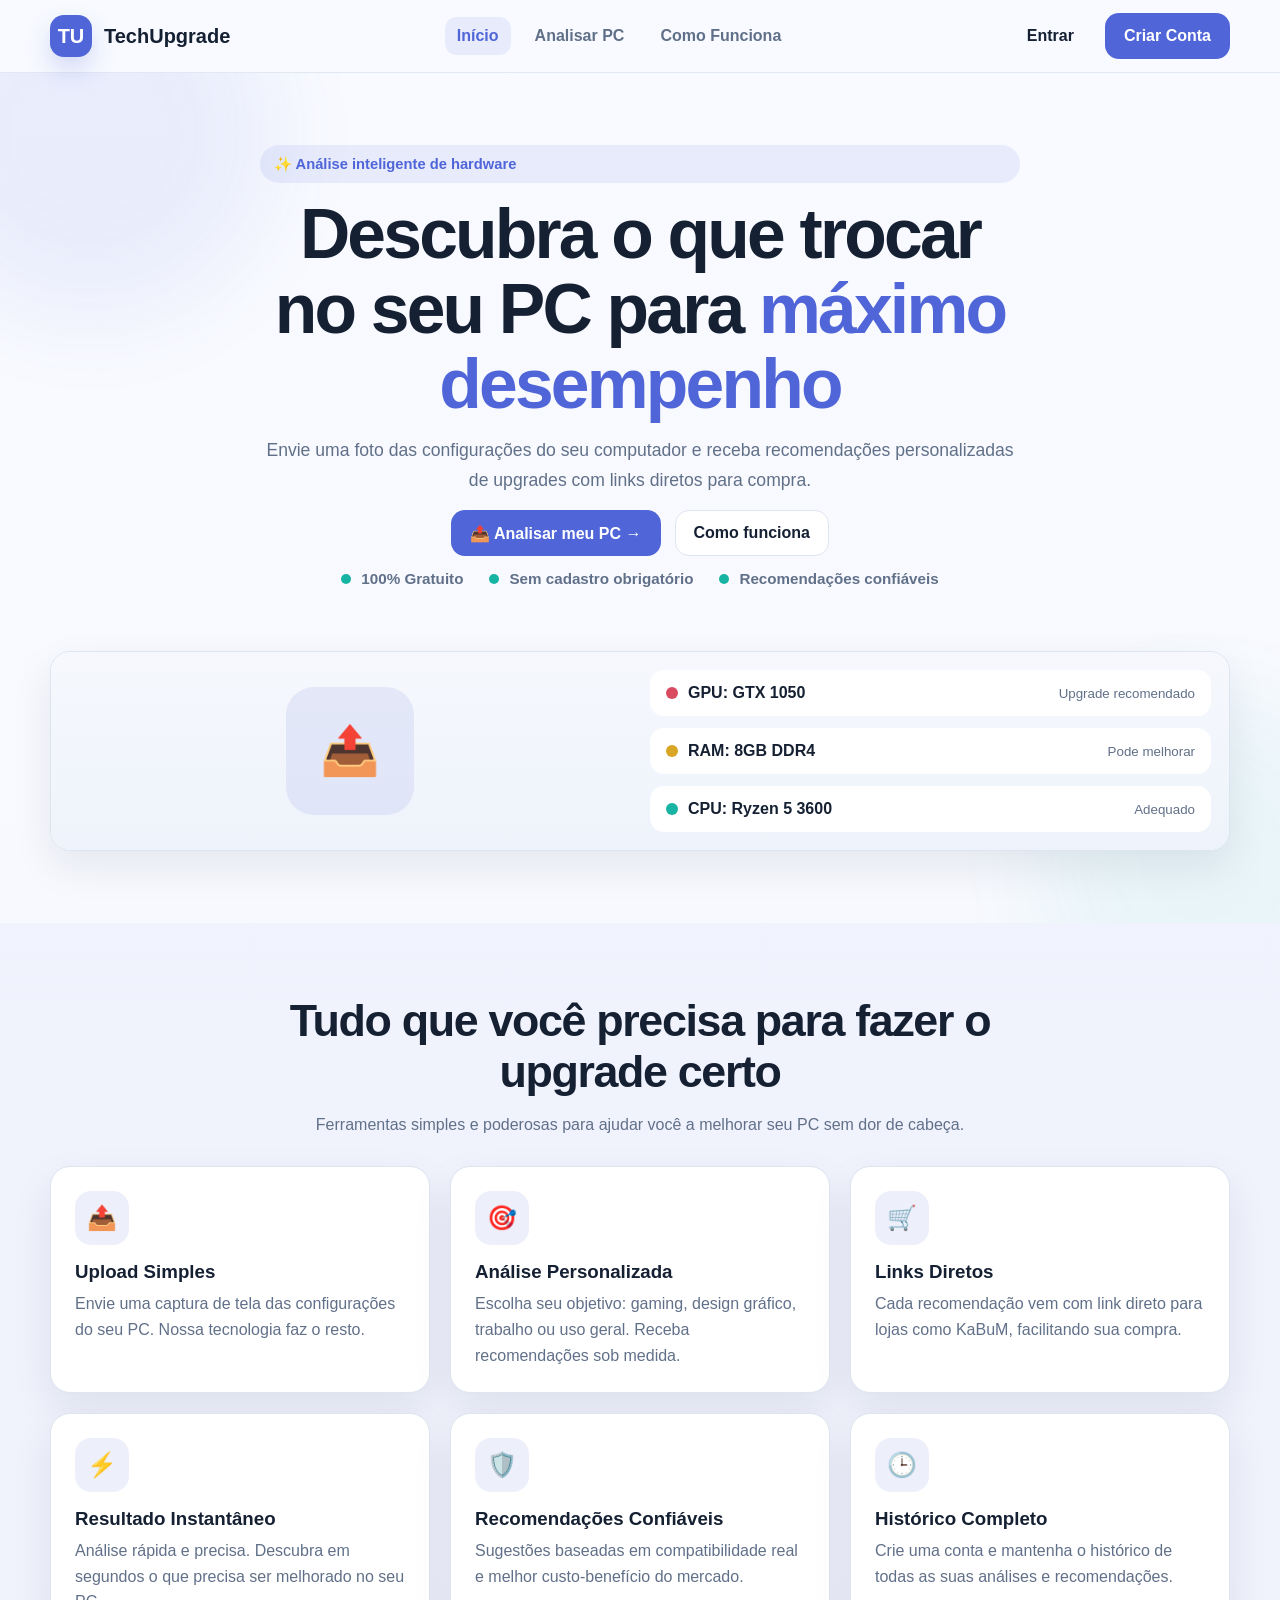
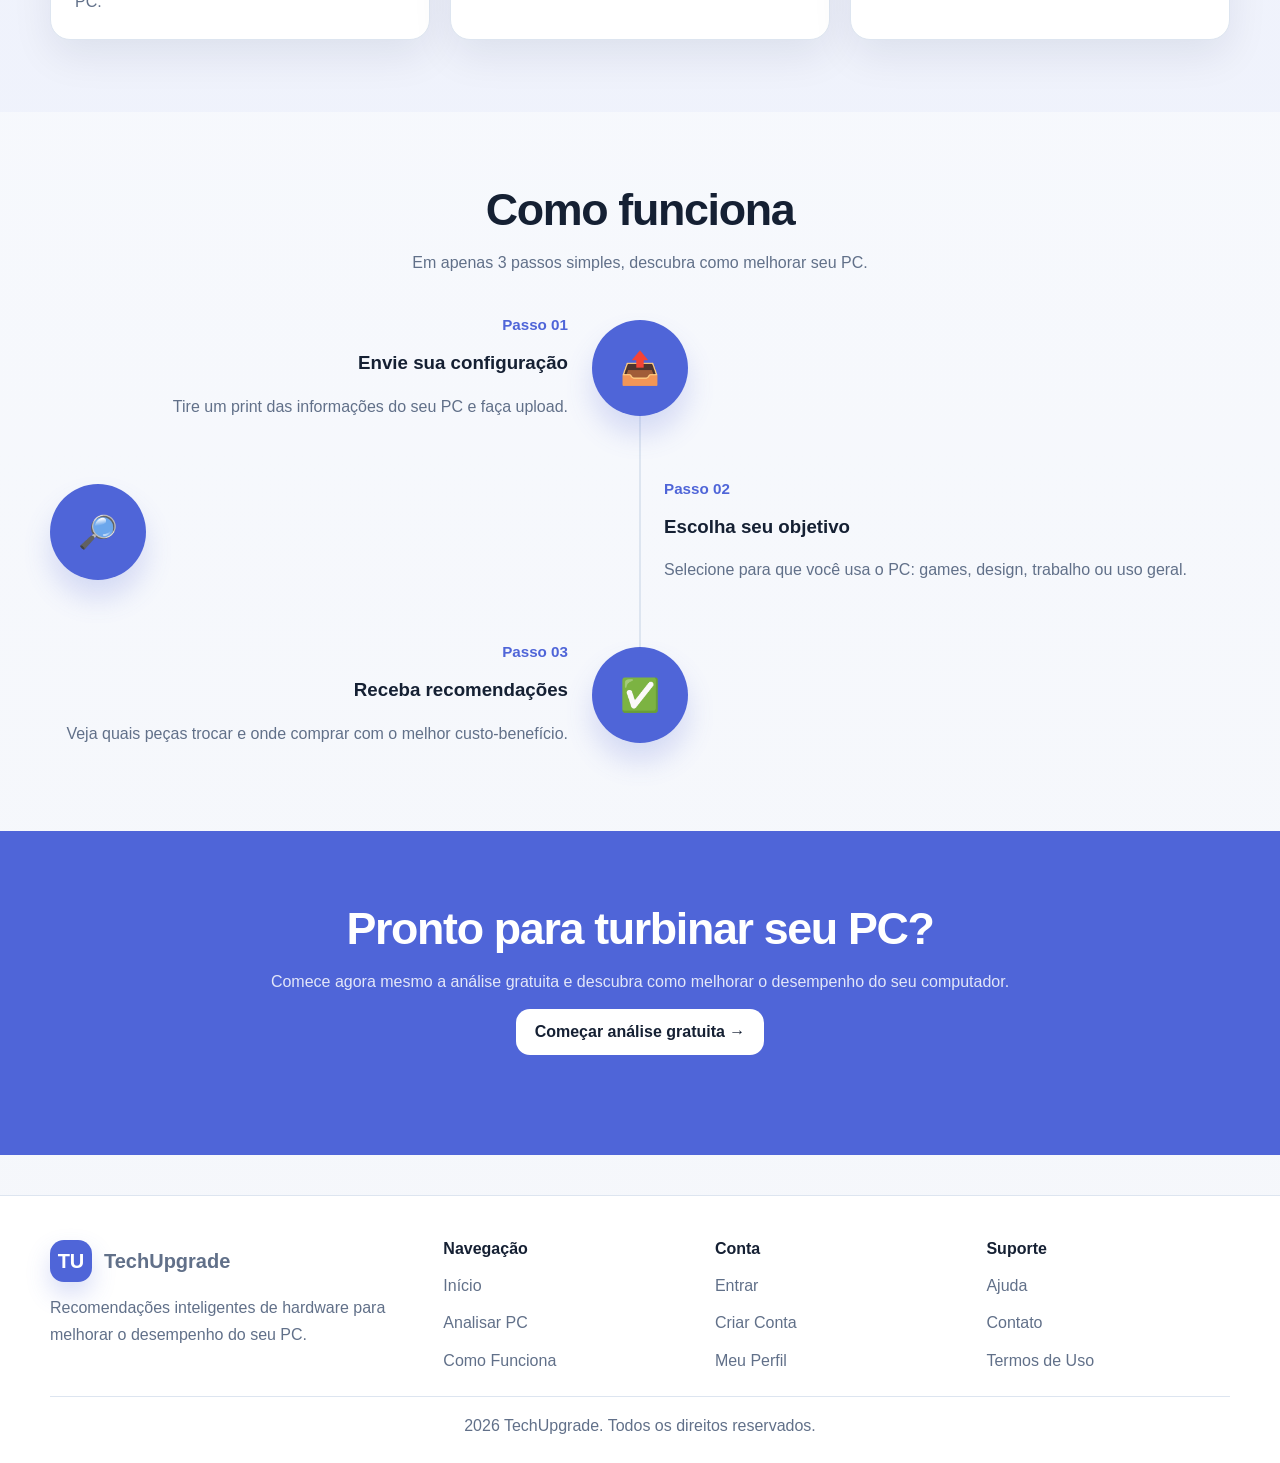
<file: techupgrade-ti2-2026-pucminas-manha-cc/Codigo/target/classes/index.html>
<!DOCTYPE html>
<html lang="pt-BR">
<head>
  <meta charset="UTF-8">
  <meta name="viewport" content="width=device-width, initial-scale=1.0">
  <title>TechUpgrade - Recomendações de Hardware Inteligentes</title>
  <link rel="icon" href="assets/public/icon.svg" type="image/svg+xml">
  <link rel="stylesheet" href="css/style.css">
</head>
<body data-page="home">
  <div class="site-shell">
    <div id="site-header"></div>
    <main>
      <section class="hero">
        <div class="container hero-inner">
          <div class="center-title">
            <div class="badge">✨ Análise inteligente de hardware</div>
            <h1>Descubra o que trocar no seu PC para <span class="highlight">máximo desempenho</span></h1>
            <p class="lead">Envie uma foto das configurações do seu computador e receba recomendações personalizadas de upgrades com links diretos para compra.</p>
            <div class="hero-actions" style="justify-content:center;">
              <a class="btn btn-primary" href="analisar.html">📤 Analisar meu PC →</a>
              <a class="btn btn-secondary" href="como-funciona.html">Como funciona</a>
            </div>
            <div class="hero-meta" style="justify-content:center;">
              <span>100% Gratuito</span>
              <span>Sem cadastro obrigatório</span>
              <span>Recomendações confiáveis</span>
            </div>
          </div>

          <div class="preview-card">
            <div class="preview-inner">
              <div class="preview-grid grid-2">
                <div class="preview-upload">📤</div>
                <div class="preview-list">
                  <div class="preview-item"><span class="dot dot-bad"></span><strong>GPU: GTX 1050</strong><small>Upgrade recomendado</small></div>
                  <div class="preview-item"><span class="dot dot-mid"></span><strong>RAM: 8GB DDR4</strong><small>Pode melhorar</small></div>
                  <div class="preview-item"><span class="dot dot-good"></span><strong>CPU: Ryzen 5 3600</strong><small>Adequado</small></div>
                </div>
              </div>
            </div>
          </div>
        </div>
      </section>

      <section class="section alt-section">
        <div class="container">
          <div class="center-title">
            <h2>Tudo que você precisa para fazer o upgrade certo</h2>
            <p>Ferramentas simples e poderosas para ajudar você a melhorar seu PC sem dor de cabeça.</p>
          </div>
          <div class="grid-3">
            <article class="card feature-card"><div class="feature-icon">📤</div><h3>Upload Simples</h3><p>Envie uma captura de tela das configurações do seu PC. Nossa tecnologia faz o resto.</p></article>
            <article class="card feature-card"><div class="feature-icon">🎯</div><h3>Análise Personalizada</h3><p>Escolha seu objetivo: gaming, design gráfico, trabalho ou uso geral. Receba recomendações sob medida.</p></article>
            <article class="card feature-card"><div class="feature-icon">🛒</div><h3>Links Diretos</h3><p>Cada recomendação vem com link direto para lojas como KaBuM, facilitando sua compra.</p></article>
            <article class="card feature-card"><div class="feature-icon">⚡</div><h3>Resultado Instantâneo</h3><p>Análise rápida e precisa. Descubra em segundos o que precisa ser melhorado no seu PC.</p></article>
            <article class="card feature-card"><div class="feature-icon">🛡️</div><h3>Recomendações Confiáveis</h3><p>Sugestões baseadas em compatibilidade real e melhor custo-benefício do mercado.</p></article>
            <article class="card feature-card"><div class="feature-icon">🕒</div><h3>Histórico Completo</h3><p>Crie uma conta e mantenha o histórico de todas as suas análises e recomendações.</p></article>
          </div>
        </div>
      </section>

      <section class="section">
        <div class="container">
          <div class="center-title">
            <h2>Como funciona</h2>
            <p>Em apenas 3 passos simples, descubra como melhorar seu PC.</p>
          </div>
          <div class="steps-line">
            <div class="step-row">
              <div class="step-text" style="text-align:right;">
                <div class="step-number">Passo 01</div>
                <h3>Envie sua configuração</h3>
                <p class="muted-text">Tire um print das informações do seu PC e faça upload.</p>
              </div>
              <div class="step-icon">📤</div>
              <div class="step-text"></div>
            </div>
            <div class="spacer-vertical"></div>
            <div class="step-row reverse">
              <div class="step-text" style="text-align:left;">
                <div class="step-number">Passo 02</div>
                <h3>Escolha seu objetivo</h3>
                <p class="muted-text">Selecione para que você usa o PC: games, design, trabalho ou uso geral.</p>
              </div>
              <div class="step-icon">🔎</div>
              <div class="step-text"></div>
            </div>
            <div class="spacer-vertical"></div>
            <div class="step-row">
              <div class="step-text" style="text-align:right;">
                <div class="step-number">Passo 03</div>
                <h3>Receba recomendações</h3>
                <p class="muted-text">Veja quais peças trocar e onde comprar com o melhor custo-benefício.</p>
              </div>
              <div class="step-icon">✅</div>
              <div class="step-text"></div>
            </div>
          </div>
        </div>
      </section>

      <section class="section primary-section">
        <div class="container">
          <div class="center-title">
            <h2>Pronto para turbinar seu PC?</h2>
            <p>Comece agora mesmo a análise gratuita e descubra como melhorar o desempenho do seu computador.</p>
            <div class="inline-actions" style="justify-content:center;">
              <a class="btn btn-secondary" href="analisar.html">Começar análise gratuita →</a>
            </div>
          </div>
        </div>
      </section>
    </main>
    <div id="site-footer"></div>
  </div>
  <script src="js/config.js"></script>
  <script src="js/common.js"></script>
</body>
</html>
</file>
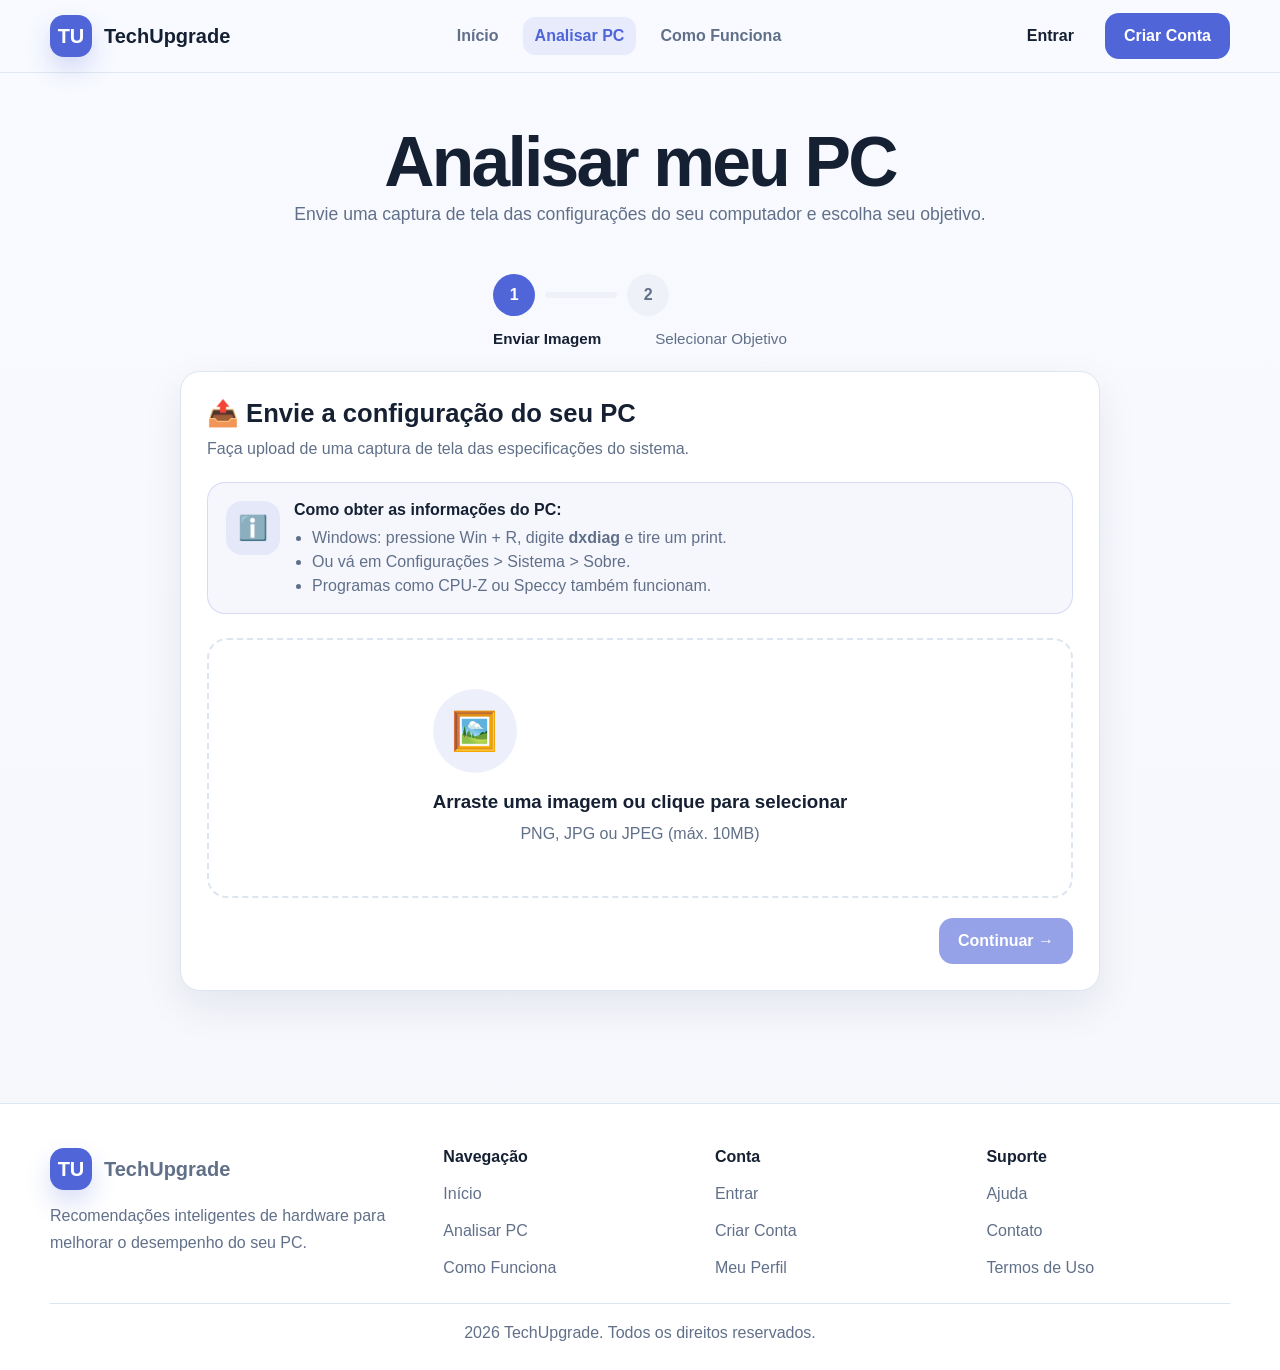
<file: techupgrade-ti2-2026-pucminas-manha-cc/Codigo/target/classes/analisar.html>
<!DOCTYPE html>
<html lang="pt-BR">
<head>
  <meta charset="UTF-8">
  <meta name="viewport" content="width=device-width, initial-scale=1.0">
  <title>Analisar PC - TechUpgrade</title>
  <link rel="stylesheet" href="css/style.css">
</head>
<body data-page="analisar">
  <div class="site-shell">
    <div id="site-header"></div>
    <main>
      <section class="page-hero center">
        <div class="container" style="max-width: 920px;">
          <h1>Analisar meu PC</h1>
          <p class="lead mt-2">Envie uma captura de tela das configurações do seu computador e escolha seu objetivo.</p>
        </div>
      </section>

      <section class="section" style="padding-top: 28px;">
        <div class="container" style="max-width: 920px;">
          <div class="progress">
            <div class="progress-numbers">
              <div class="progress-number active" id="progress-step-1">1</div>
              <div class="progress-line" id="progress-line-1"></div>
              <div class="progress-number" id="progress-step-2">2</div>
            </div>
            <div class="progress-labels">
              <span class="active" id="label-step-1">Enviar Imagem</span>
              <span id="label-step-2">Selecionar Objetivo</span>
            </div>
          </div>

          <section class="card full" id="step-1-card">
            <div class="card-header">
              <h2>📤 Envie a configuração do seu PC</h2>
              <p>Faça upload de uma captura de tela das especificações do sistema.</p>
            </div>
            <div class="tip-box">
              <div class="info-icon">ℹ️</div>
              <div>
                <strong>Como obter as informações do PC:</strong>
                <ul>
                  <li>Windows: pressione Win + R, digite <strong>dxdiag</strong> e tire um print.</li>
                  <li>Ou vá em Configurações &gt; Sistema &gt; Sobre.</li>
                  <li>Programas como CPU-Z ou Speccy também funcionam.</li>
                </ul>
              </div>
            </div>

            <div class="mt-4" id="upload-state-empty">
              <label class="upload-box" id="upload-box" for="analysis-image">
                <div>
                  <div class="big-icon">🖼️</div>
                  <h3>Arraste uma imagem ou clique para selecionar</h3>
                  <p>PNG, JPG ou JPEG (máx. 10MB)</p>
                </div>
              </label>
            </div>

            <div class="mt-4 hidden" id="upload-state-preview">
              <div class="upload-preview">
                <img id="analysis-image-preview" alt="Preview da configuração enviada">
                <button class="remove-image-btn" type="button" id="remove-image-btn">✕</button>
                <div class="image-caption">Imagem carregada: <strong id="analysis-image-name"></strong></div>
              </div>
            </div>

            <input class="hidden" type="file" id="analysis-image" accept="image/*">

            <div class="actions-row">
              <div></div>
              <button class="btn btn-primary" type="button" id="go-step-2" disabled>Continuar →</button>
            </div>
          </section>

          <section class="card full hidden" id="step-2-card">
            <div class="card-header">
              <h2>🎯 Qual será o objetivo do seu PC?</h2>
              <p>Selecione o principal uso para analisarmos se sua configuração é adequada.</p>
            </div>
            <div class="grid-objectives" id="objective-grid"></div>
            <div class="image-inline-preview mt-4" id="selected-image-mini-preview"></div>
            <div class="actions-row">
              <button class="btn btn-secondary" type="button" id="back-step-1">← Voltar</button>
              <button class="btn btn-primary" type="button" id="submit-analysis" disabled>Analisar meu PC →</button>
            </div>
          </section>
        </div>
      </section>
    </main>
    <div id="site-footer"></div>
  </div>
  <script src="js/config.js"></script>
  <script src="js/common.js"></script>
  <script src="js/analisar.js"></script>
</body>
</html>
</file>
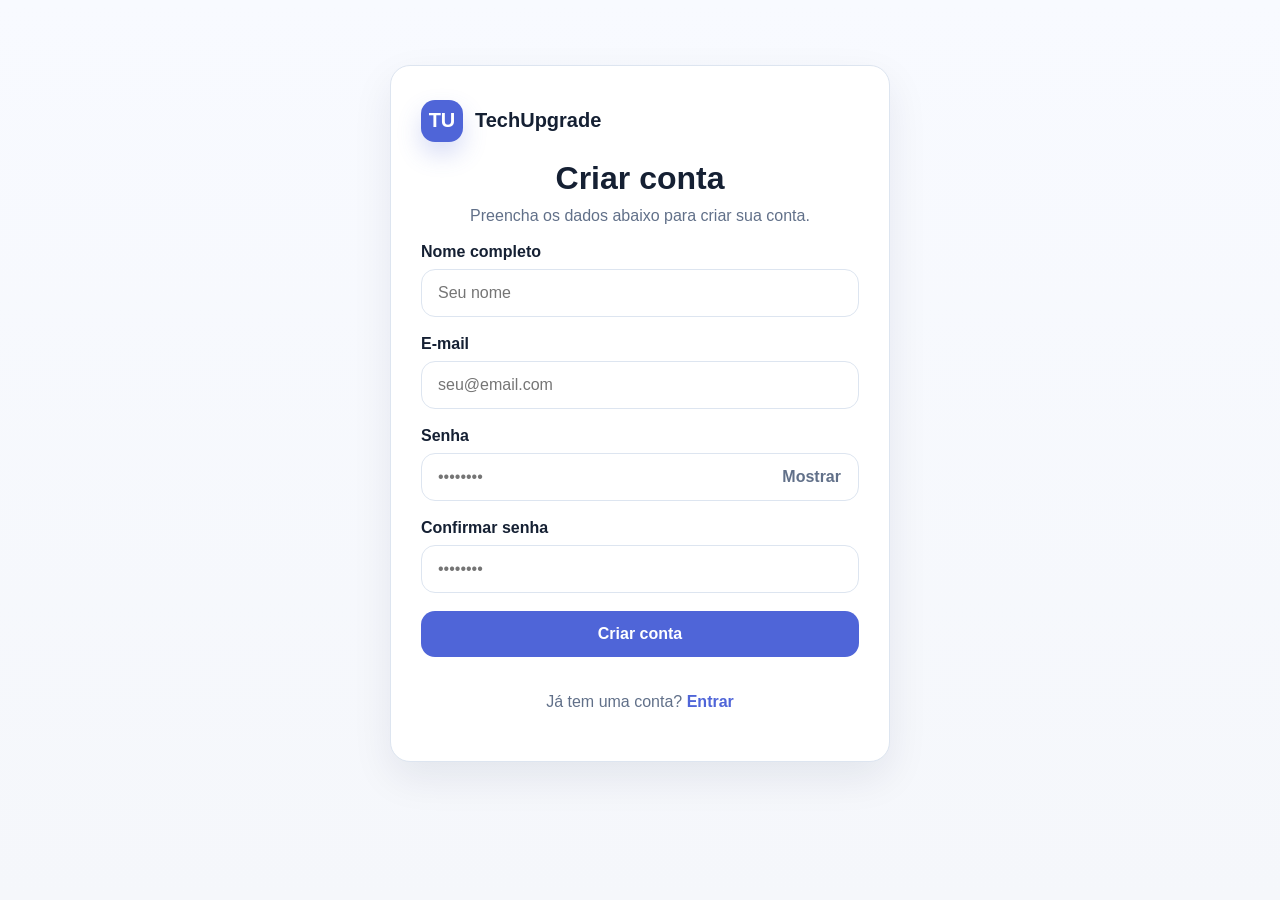
<file: techupgrade-ti2-2026-pucminas-manha-cc/Codigo/target/classes/cadastro.html>
<!DOCTYPE html>
<html lang="pt-BR">
<head>
  <meta charset="UTF-8">
  <meta name="viewport" content="width=device-width, initial-scale=1.0">
  <title>Criar Conta - TechUpgrade</title>
  <link rel="stylesheet" href="css/style.css">
</head>
<body class="auth-page" data-page="cadastro" data-layout="none" data-auth-mode="cadastro">
  <section class="auth-card">
    <a class="brand" href="index.html"><span class="brand-mark">TU</span><span>TechUpgrade</span></a>
    <div class="auth-card-header mt-3">
      <h1>Criar conta</h1>
      <p>Preencha os dados abaixo para criar sua conta.</p>
    </div>
    <form id="auth-form" class="form-grid" novalidate>
      <div class="field">
        <label for="nome">Nome completo</label>
        <input id="nome" type="text" placeholder="Seu nome">
        <div class="field-error" id="error-nome"></div>
      </div>
      <div class="field">
        <label for="email">E-mail</label>
        <input id="email" type="email" placeholder="seu@email.com">
        <div class="field-error" id="error-email"></div>
      </div>
      <div class="field">
        <label for="senha">Senha</label>
        <div class="password-wrap">
          <input id="senha" type="password" placeholder="••••••••">
          <button id="toggle-password" class="password-toggle" type="button">Mostrar</button>
        </div>
        <div class="field-error" id="error-senha"></div>
      </div>
      <div class="field">
        <label for="confirmarSenha">Confirmar senha</label>
        <input id="confirmarSenha" type="password" placeholder="••••••••">
        <div class="field-error" id="error-confirmarSenha"></div>
      </div>
      <div class="field-error" id="error-geral"></div>
      <button class="btn btn-primary btn-block" id="auth-submit" type="submit">Criar conta</button>
      <p class="auth-footnote">Já tem uma conta? <a href="login.html">Entrar</a></p>
    </form>
  </section>
  <div id="site-footer"></div>
  <script src="js/config.js"></script>
  <script src="js/common.js"></script>
  <script src="js/auth.js"></script>
</body>
</html>
</file>
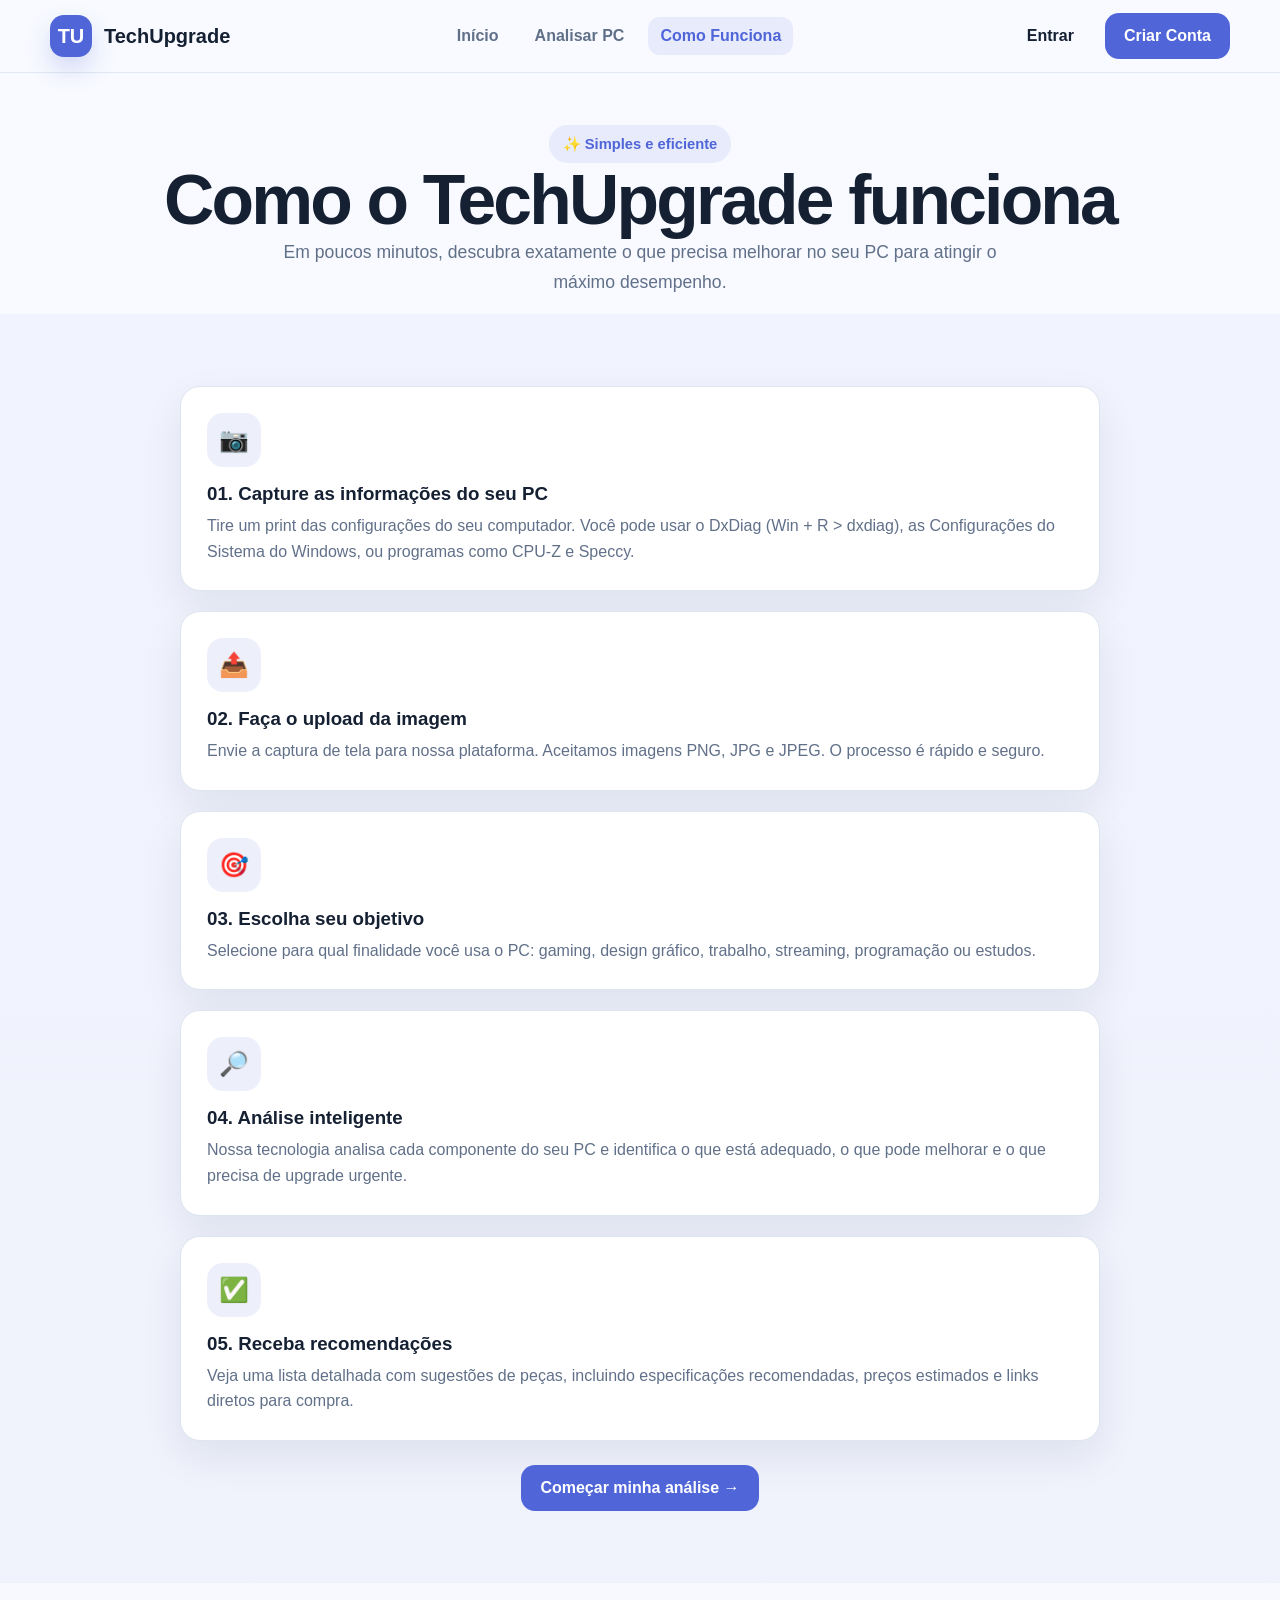
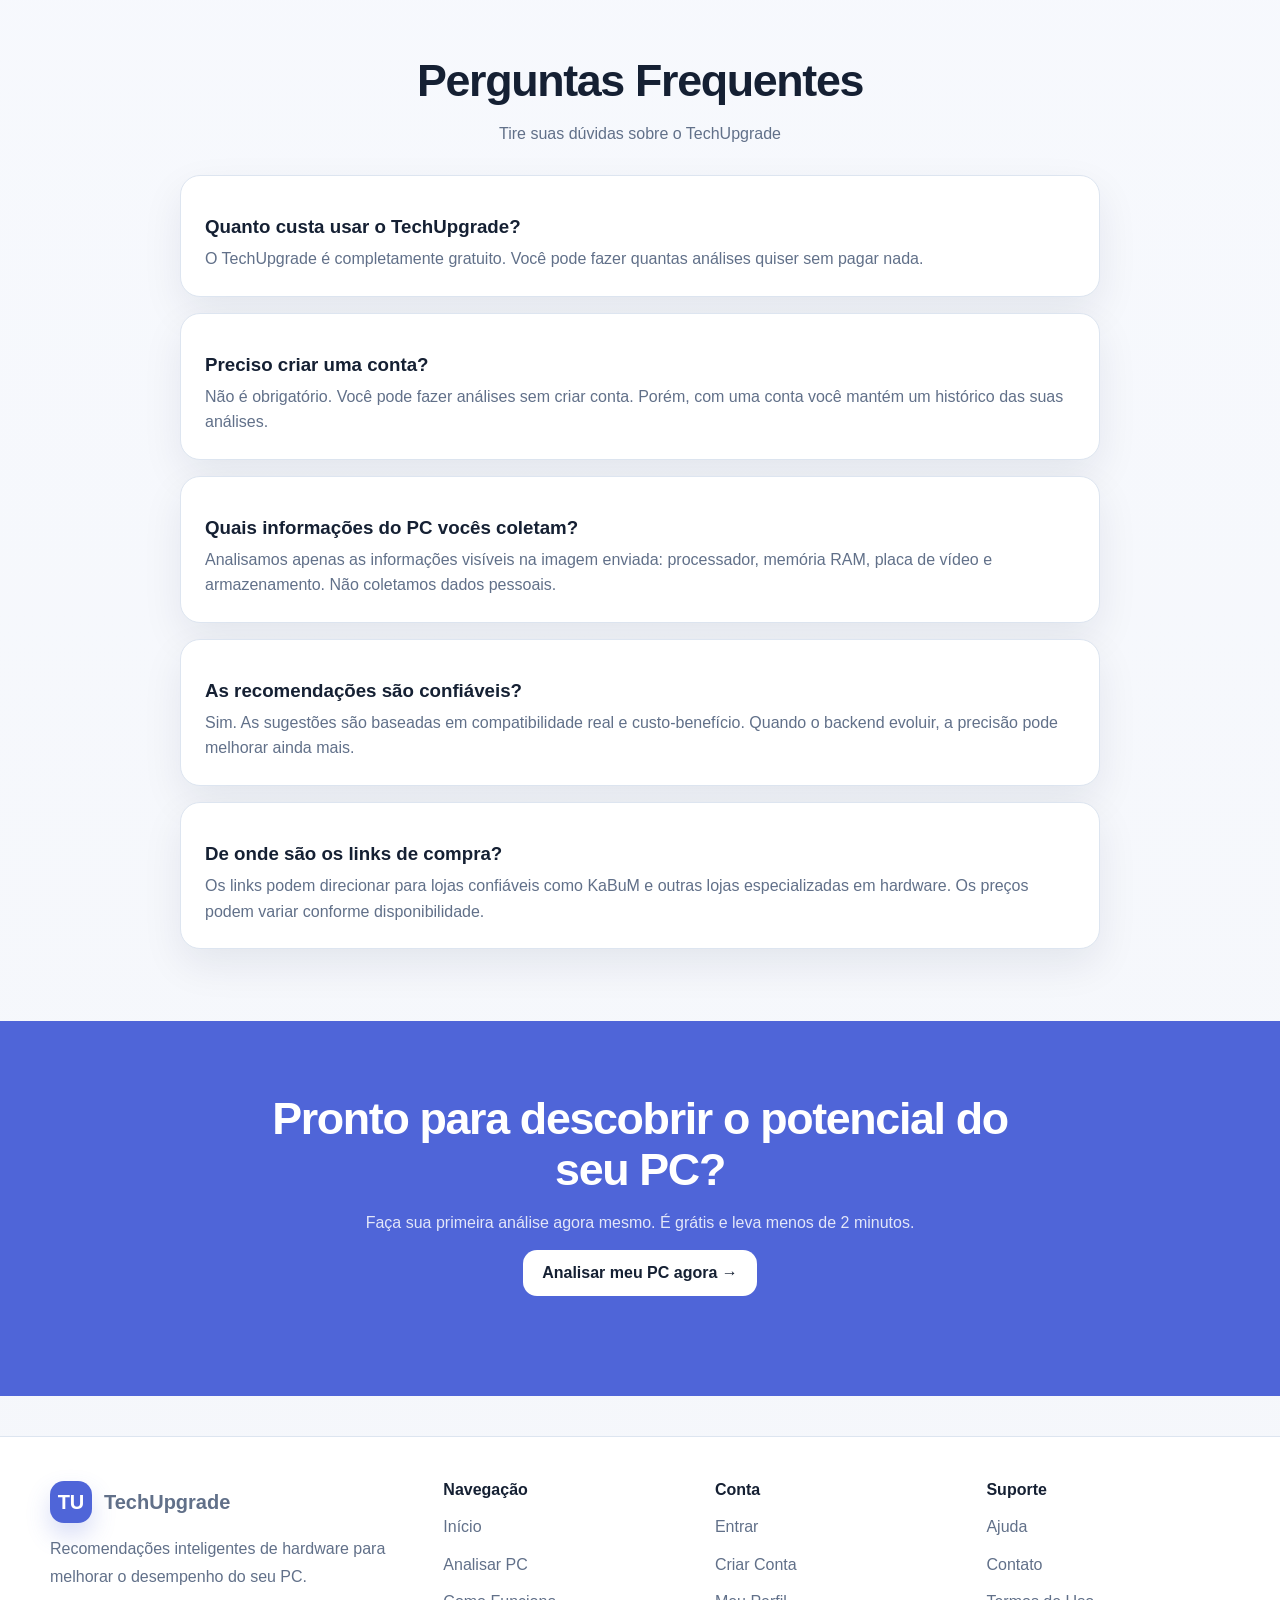
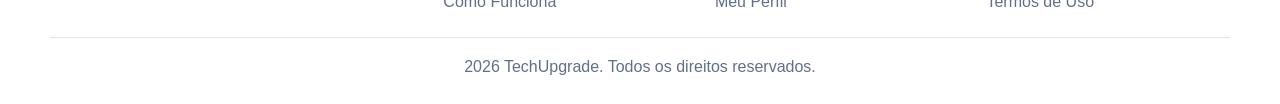
<file: techupgrade-ti2-2026-pucminas-manha-cc/Codigo/target/classes/como-funciona.html>
<!DOCTYPE html>
<html lang="pt-BR">
<head>
  <meta charset="UTF-8">
  <meta name="viewport" content="width=device-width, initial-scale=1.0">
  <title>Como Funciona - TechUpgrade</title>
  <link rel="stylesheet" href="css/style.css">
</head>
<body data-page="como-funciona">
  <div class="site-shell">
    <div id="site-header"></div>
    <main>
      <section class="page-hero center">
        <div class="container">
          <div class="badge">✨ Simples e eficiente</div>
          <h1>Como o TechUpgrade funciona</h1>
          <p class="lead mt-2">Em poucos minutos, descubra exatamente o que precisa melhorar no seu PC para atingir o máximo desempenho.</p>
        </div>
      </section>

      <section class="section alt-section">
        <div class="container" style="max-width: 920px;">
          <div class="grid-2" style="grid-template-columns: 1fr;">
            <article class="step-card card full"><div class="feature-icon">📷</div><h3>01. Capture as informações do seu PC</h3><p>Tire um print das configurações do seu computador. Você pode usar o DxDiag (Win + R &gt; dxdiag), as Configurações do Sistema do Windows, ou programas como CPU-Z e Speccy.</p></article>
            <article class="step-card card full"><div class="feature-icon">📤</div><h3>02. Faça o upload da imagem</h3><p>Envie a captura de tela para nossa plataforma. Aceitamos imagens PNG, JPG e JPEG. O processo é rápido e seguro.</p></article>
            <article class="step-card card full"><div class="feature-icon">🎯</div><h3>03. Escolha seu objetivo</h3><p>Selecione para qual finalidade você usa o PC: gaming, design gráfico, trabalho, streaming, programação ou estudos.</p></article>
            <article class="step-card card full"><div class="feature-icon">🔎</div><h3>04. Análise inteligente</h3><p>Nossa tecnologia analisa cada componente do seu PC e identifica o que está adequado, o que pode melhorar e o que precisa de upgrade urgente.</p></article>
            <article class="step-card card full"><div class="feature-icon">✅</div><h3>05. Receba recomendações</h3><p>Veja uma lista detalhada com sugestões de peças, incluindo especificações recomendadas, preços estimados e links diretos para compra.</p></article>
          </div>
          <div class="inline-actions mt-4" style="justify-content:center;">
            <a class="btn btn-primary" href="analisar.html">Começar minha análise →</a>
          </div>
        </div>
      </section>

      <section class="section">
        <div class="container" style="max-width: 920px;">
          <div class="center-title">
            <h2>Perguntas Frequentes</h2>
            <p>Tire suas dúvidas sobre o TechUpgrade</p>
          </div>
          <div class="grid-2" style="grid-template-columns: 1fr; gap: 16px;">
            <article class="faq-card card"><h3>Quanto custa usar o TechUpgrade?</h3><p>O TechUpgrade é completamente gratuito. Você pode fazer quantas análises quiser sem pagar nada.</p></article>
            <article class="faq-card card"><h3>Preciso criar uma conta?</h3><p>Não é obrigatório. Você pode fazer análises sem criar conta. Porém, com uma conta você mantém um histórico das suas análises.</p></article>
            <article class="faq-card card"><h3>Quais informações do PC vocês coletam?</h3><p>Analisamos apenas as informações visíveis na imagem enviada: processador, memória RAM, placa de vídeo e armazenamento. Não coletamos dados pessoais.</p></article>
            <article class="faq-card card"><h3>As recomendações são confiáveis?</h3><p>Sim. As sugestões são baseadas em compatibilidade real e custo-benefício. Quando o backend evoluir, a precisão pode melhorar ainda mais.</p></article>
            <article class="faq-card card"><h3>De onde são os links de compra?</h3><p>Os links podem direcionar para lojas confiáveis como KaBuM e outras lojas especializadas em hardware. Os preços podem variar conforme disponibilidade.</p></article>
          </div>
        </div>
      </section>

      <section class="section primary-section">
        <div class="container">
          <div class="center-title">
            <h2>Pronto para descobrir o potencial do seu PC?</h2>
            <p>Faça sua primeira análise agora mesmo. É grátis e leva menos de 2 minutos.</p>
            <div class="inline-actions" style="justify-content:center;">
              <a class="btn btn-secondary" href="analisar.html">Analisar meu PC agora →</a>
            </div>
          </div>
        </div>
      </section>
    </main>
    <div id="site-footer"></div>
  </div>
  <script src="js/config.js"></script>
  <script src="js/common.js"></script>
</body>
</html>
</file>
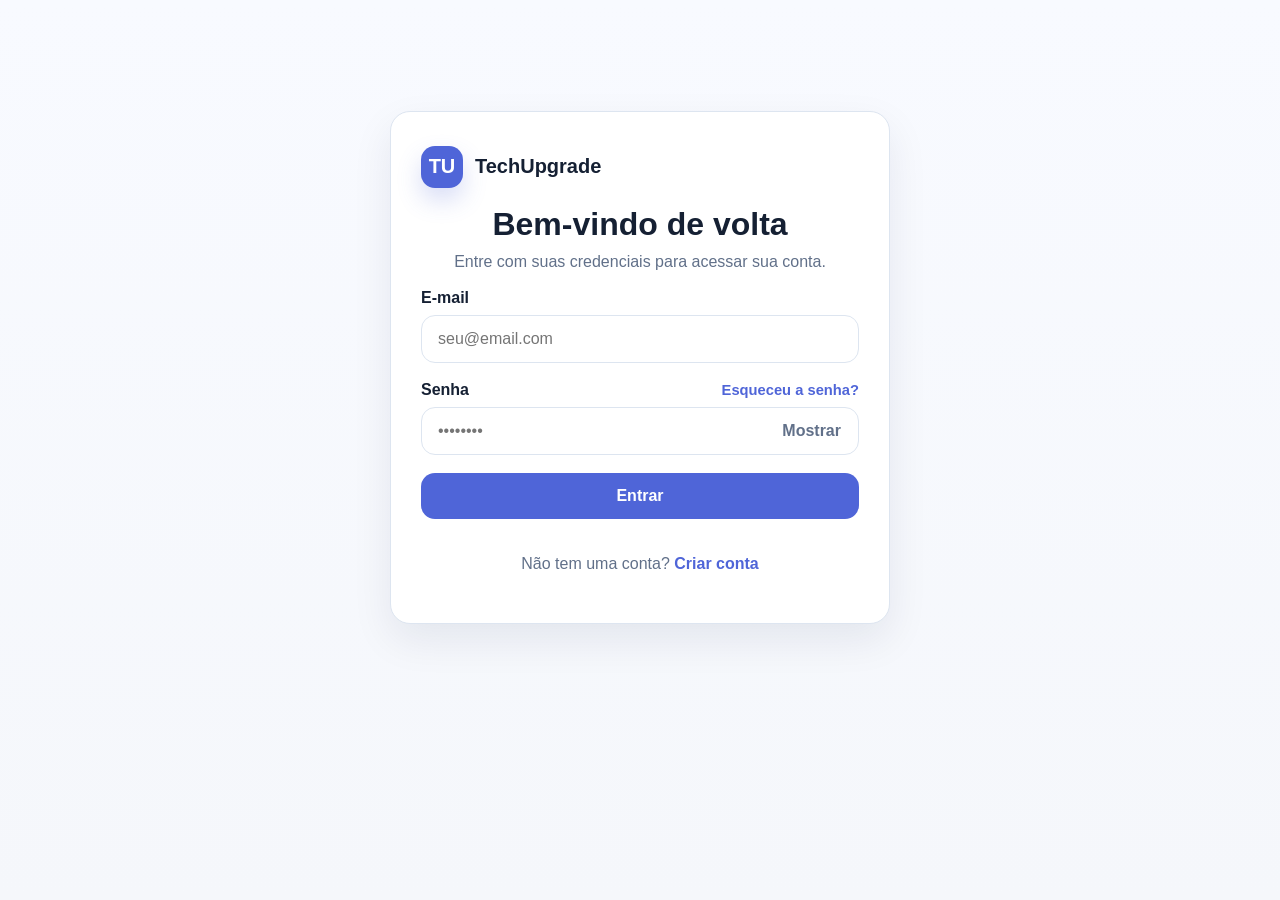
<file: techupgrade-ti2-2026-pucminas-manha-cc/Codigo/target/classes/login.html>
<!DOCTYPE html>
<html lang="pt-BR">
<head>
  <meta charset="UTF-8">
  <meta name="viewport" content="width=device-width, initial-scale=1.0">
  <title>Entrar - TechUpgrade</title>
  <link rel="stylesheet" href="css/style.css">
</head>
<body class="auth-page" data-page="login" data-layout="none" data-auth-mode="login">
  <section class="auth-card">
    <a class="brand" href="index.html"><span class="brand-mark">TU</span><span>TechUpgrade</span></a>
    <div class="auth-card-header mt-3">
      <h1>Bem-vindo de volta</h1>
      <p>Entre com suas credenciais para acessar sua conta.</p>
    </div>
    <form id="auth-form" class="form-grid" novalidate>
      <div class="field">
        <label for="email">E-mail</label>
        <input id="email" type="email" placeholder="seu@email.com">
        <div class="field-error" id="error-email"></div>
      </div>
      <div class="field">
        <div style="display:flex;justify-content:space-between;gap:12px;align-items:center;">
          <label for="senha">Senha</label>
          <a href="#" class="text-primary" style="font-size:.92rem; font-weight:700;">Esqueceu a senha?</a>
        </div>
        <div class="password-wrap">
          <input id="senha" type="password" placeholder="••••••••">
          <button id="toggle-password" class="password-toggle" type="button">Mostrar</button>
        </div>
        <div class="field-error" id="error-senha"></div>
      </div>
      <div class="field-error" id="error-geral"></div>
      <button class="btn btn-primary btn-block" id="auth-submit" type="submit">Entrar</button>
      <p class="auth-footnote">Não tem uma conta? <a href="cadastro.html">Criar conta</a></p>
    </form>
  </section>
  <div id="site-footer"></div>
  <script src="js/config.js"></script>
  <script src="js/common.js"></script>
  <script src="js/auth.js"></script>
</body>
</html>
</file>
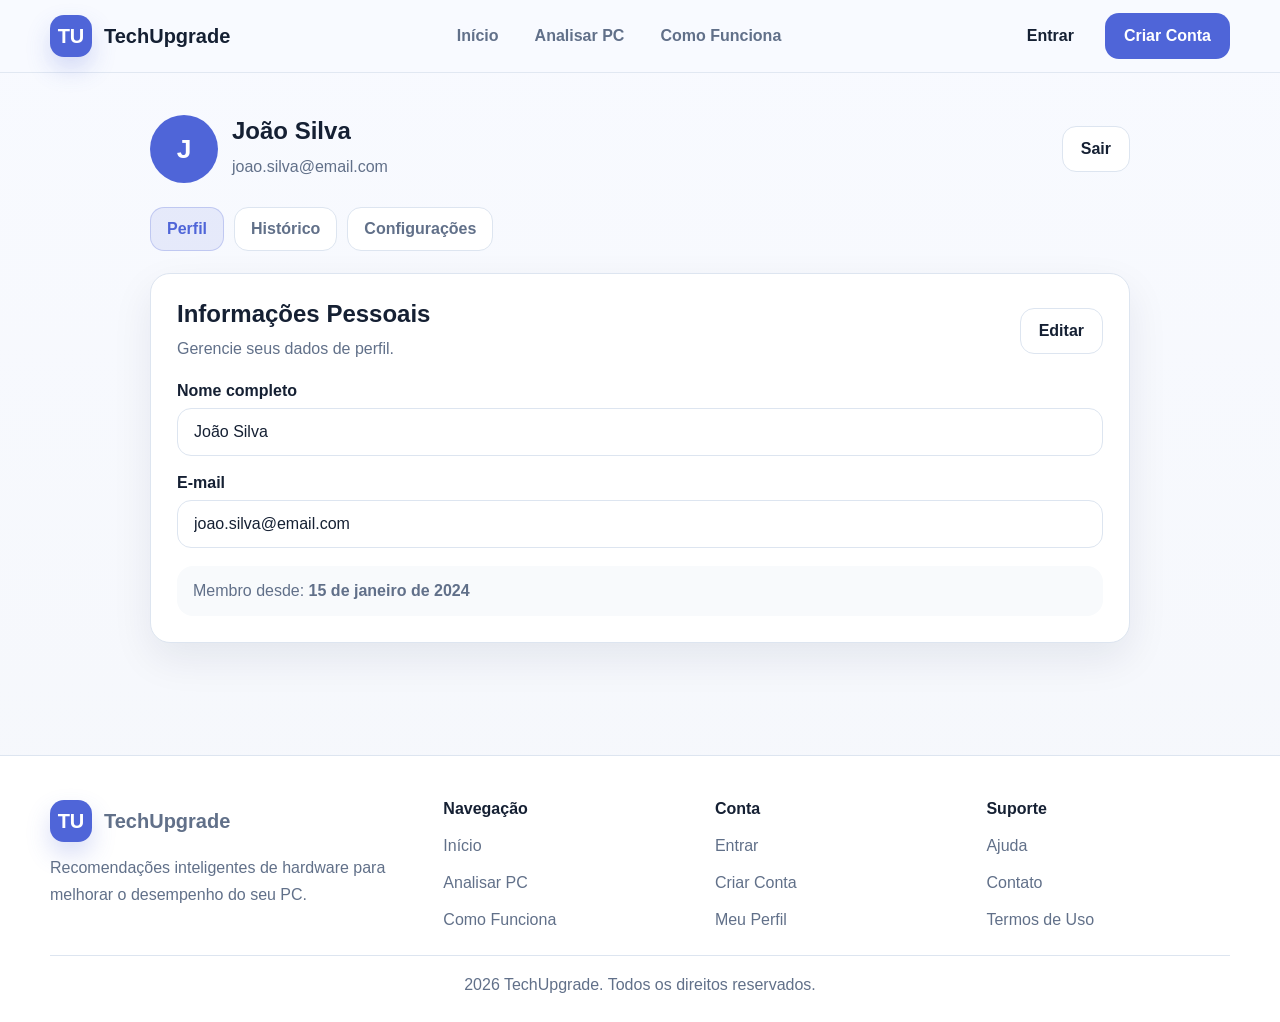
<file: techupgrade-ti2-2026-pucminas-manha-cc/Codigo/target/classes/perfil.html>
<!DOCTYPE html>
<html lang="pt-BR">
<head>
  <meta charset="UTF-8">
  <meta name="viewport" content="width=device-width, initial-scale=1.0">
  <title>Meu Perfil - TechUpgrade</title>
  <link rel="stylesheet" href="css/style.css">
</head>
<body data-page="perfil">
  <div class="site-shell">
    <div id="site-header"></div>
    <main>
      <section class="section" style="padding-top:42px;">
        <div class="container" style="max-width: 980px;">
          <div id="profile-root"></div>
        </div>
      </section>
    </main>
    <div id="site-footer"></div>
  </div>
  <script src="js/config.js"></script>
  <script src="js/common.js"></script>
  <script src="js/perfil.js"></script>
</body>
</html>
</file>
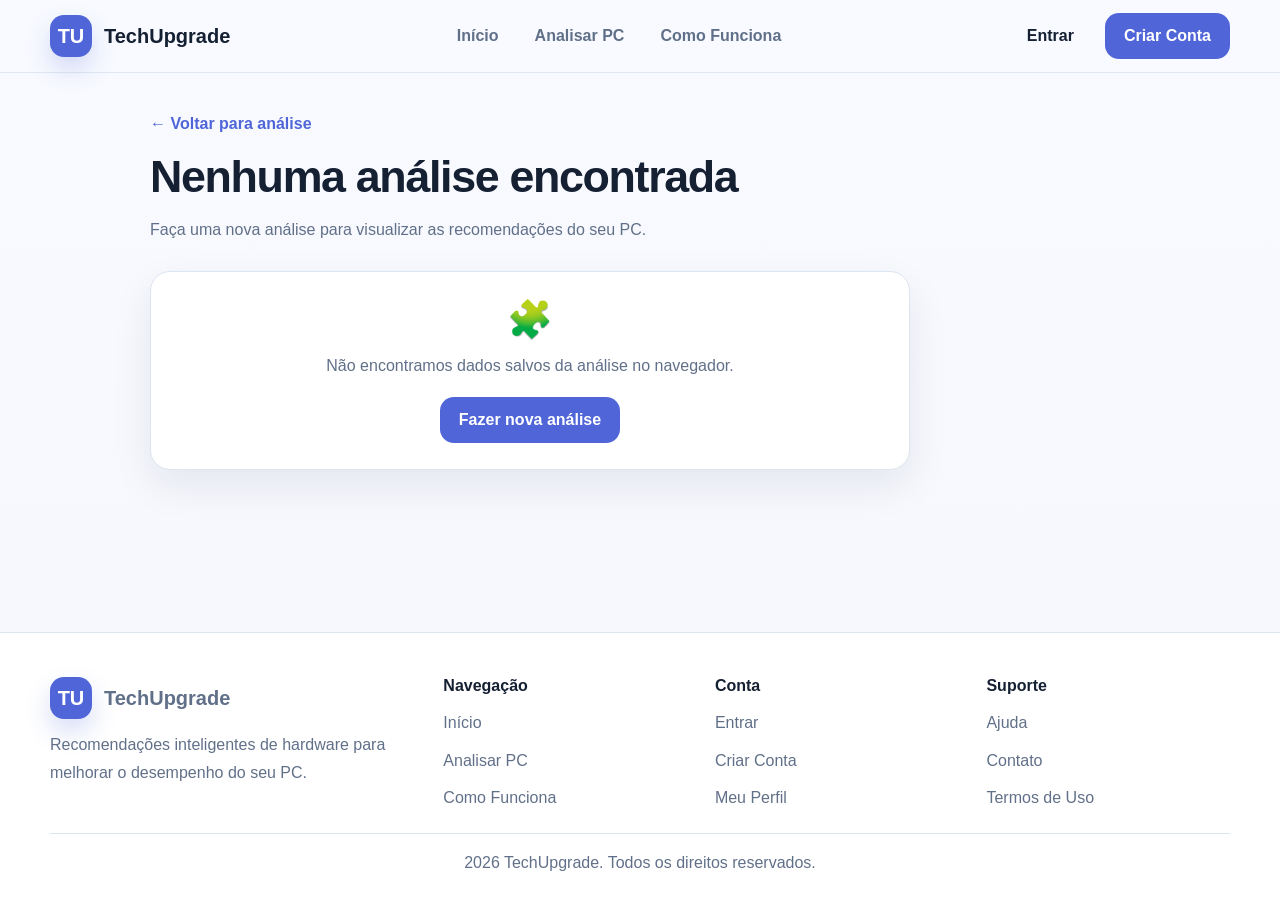
<file: techupgrade-ti2-2026-pucminas-manha-cc/Codigo/target/classes/recomendacoes.html>
<!DOCTYPE html>
<html lang="pt-BR">
<head>
  <meta charset="UTF-8">
  <meta name="viewport" content="width=device-width, initial-scale=1.0">
  <title>Recomendações - TechUpgrade</title>
  <link rel="stylesheet" href="css/style.css">
</head>
<body data-page="recomendacoes">
  <div class="site-shell">
    <div id="site-header"></div>
    <main>
      <section class="section" style="padding-top: 42px;">
        <div class="container" style="max-width: 980px;">
          <div id="recommendations-root"></div>
        </div>
      </section>
    </main>
    <div id="site-footer"></div>
  </div>
  <script src="js/config.js"></script>
  <script src="js/common.js"></script>
  <script src="js/recomendacoes.js"></script>
</body>
</html>
</file>
<file: techupgrade-ti2-2026-pucminas-manha-cc/Codigo/target/classes/css/style.css>
:root {
  --bg: #f6f8fc;
  --bg-2: #eef2f8;
  --surface: #ffffff;
  --surface-soft: #f8fafc;
  --text: #152033;
  --muted: #617089;
  --primary: #4f65d8;
  --primary-strong: #3d53c5;
  --primary-soft: rgba(79, 101, 216, 0.1);
  --accent: #18b4a3;
  --accent-soft: rgba(24, 180, 163, 0.12);
  --danger: #d94b61;
  --danger-soft: rgba(217, 75, 97, 0.12);
  --border: #dde5f0;
  --shadow: 0 16px 40px rgba(18, 30, 61, 0.08);
  --radius: 20px;
  --radius-sm: 14px;
  --container: 1180px;
}

* { box-sizing: border-box; }
html { scroll-behavior: smooth; }
body {
  margin: 0;
  font-family: Arial, Helvetica, sans-serif;
  color: var(--text);
  background: linear-gradient(180deg, #f8faff 0%, #f5f7fb 100%);
}
img { max-width: 100%; display: block; }
a { color: inherit; text-decoration: none; }
button, input, select { font: inherit; }
button { cursor: pointer; }

.container {
  width: min(calc(100% - 32px), var(--container));
  margin: 0 auto;
}

.site-shell {
  min-height: 100vh;
  display: flex;
  flex-direction: column;
}
main { flex: 1; }

.site-header {
  position: sticky;
  top: 0;
  z-index: 40;
  background: rgba(248, 250, 255, 0.92);
  backdrop-filter: blur(12px);
  border-bottom: 1px solid rgba(221, 229, 240, 0.85);
}

.header-inner {
  min-height: 72px;
  display: flex;
  align-items: center;
  justify-content: space-between;
  gap: 20px;
}

.brand {
  display: inline-flex;
  align-items: center;
  gap: 12px;
  font-weight: 800;
  font-size: 1.25rem;
}

.brand-mark,
.icon-chip {
  width: 42px;
  height: 42px;
  border-radius: 14px;
  background: var(--primary);
  color: #fff;
  display: inline-flex;
  align-items: center;
  justify-content: center;
  font-weight: 800;
  box-shadow: 0 12px 24px rgba(79, 101, 216, 0.22);
}

.nav-links,
.auth-links {
  display: flex;
  align-items: center;
  gap: 12px;
}

.nav-links a {
  padding: 10px 12px;
  border-radius: 12px;
  color: var(--muted);
  font-weight: 600;
}
.nav-links a.active,
.nav-links a:hover {
  background: var(--primary-soft);
  color: var(--primary);
}

.mobile-menu-btn {
  display: none;
  border: 1px solid var(--border);
  background: var(--surface);
  width: 46px;
  height: 46px;
  border-radius: 14px;
}

.mobile-menu {
  display: none;
  padding: 0 0 18px;
}
.mobile-menu.open { display: block; }
.mobile-panel {
  border: 1px solid var(--border);
  background: var(--surface);
  border-radius: 18px;
  padding: 14px;
  box-shadow: var(--shadow);
}
.mobile-panel a,
.mobile-panel button.link-btn {
  display: block;
  width: 100%;
  text-align: left;
  padding: 12px 14px;
  border-radius: 12px;
  color: var(--muted);
  background: transparent;
  border: 0;
}
.mobile-panel a.active,
.mobile-panel a:hover,
.mobile-panel button.link-btn:hover {
  background: var(--primary-soft);
  color: var(--primary);
}
.mobile-actions {
  margin-top: 12px;
  padding-top: 12px;
  border-top: 1px solid var(--border);
}

.btn {
  display: inline-flex;
  align-items: center;
  justify-content: center;
  gap: 10px;
  min-height: 46px;
  padding: 0 18px;
  border-radius: 14px;
  border: 1px solid transparent;
  font-weight: 700;
  transition: transform .15s ease, background .15s ease, border-color .15s ease, color .15s ease;
}
.btn:hover { transform: translateY(-1px); }
.btn-primary { background: var(--primary); color: #fff; }
.btn-primary:hover { background: var(--primary-strong); }
.btn-secondary { background: var(--surface); border-color: var(--border); color: var(--text); }
.btn-secondary:hover { background: var(--surface-soft); }
.btn-ghost { background: transparent; color: var(--text); }
.btn-danger { background: var(--danger); color: #fff; }
.btn-kabum { background: #ff6500; color: #fff; }
.btn-block { width: 100%; }
.btn[disabled] { opacity: .6; cursor: not-allowed; transform: none; }

.hero,
.section {
  padding: 72px 0;
}
.hero {
  position: relative;
  overflow: hidden;
}
.hero::before,
.hero::after {
  content: "";
  position: absolute;
  border-radius: 999px;
  filter: blur(48px);
  opacity: .55;
  pointer-events: none;
}
.hero::before {
  width: 360px;
  height: 360px;
  background: rgba(79, 101, 216, 0.16);
  top: -120px;
  left: -90px;
}
.hero::after {
  width: 320px;
  height: 320px;
  background: rgba(24, 180, 163, 0.12);
  right: -80px;
  bottom: -100px;
}
.hero-inner {
  position: relative;
  z-index: 1;
  display: grid;
  gap: 36px;
}
.badge {
  display: inline-flex;
  align-items: center;
  gap: 8px;
  padding: 10px 14px;
  background: var(--primary-soft);
  color: var(--primary);
  border-radius: 999px;
  font-weight: 700;
  font-size: .92rem;
}
.hero h1,
.page-hero h1 {
  margin: 0;
  font-size: clamp(2.4rem, 6vw, 4.35rem);
  line-height: 1.08;
  letter-spacing: -0.04em;
}
.hero p.lead,
.page-hero p.lead {
  margin: 0;
  max-width: 760px;
  font-size: 1.1rem;
  color: var(--muted);
  line-height: 1.7;
}
.highlight { color: var(--primary); }
.hero-actions,
.inline-actions {
  display: flex;
  flex-wrap: wrap;
  gap: 14px;
}
.hero-meta {
  display: flex;
  flex-wrap: wrap;
  gap: 18px 26px;
  color: var(--muted);
  font-weight: 600;
  font-size: .95rem;
}
.hero-meta span::before {
  content: "";
  display: inline-block;
  width: 10px;
  height: 10px;
  border-radius: 50%;
  background: var(--accent);
  margin-right: 10px;
}
.preview-card,
.card,
.auth-card,
.summary-card,
.upload-box,
.step-card {
  background: var(--surface);
  border: 1px solid var(--border);
  border-radius: var(--radius);
  box-shadow: var(--shadow);
}
.preview-card { overflow: hidden; }
.preview-inner { padding: 18px; background: linear-gradient(180deg, #f6f8fd, #eef3fb); }
.preview-grid {
  display: grid;
  gap: 22px;
  align-items: center;
}
.preview-upload {
  width: 128px;
  height: 128px;
  border-radius: 28px;
  background: var(--primary-soft);
  color: var(--primary);
  display: flex;
  align-items: center;
  justify-content: center;
  font-size: 3rem;
  margin: 0 auto;
}
.preview-list { display: grid; gap: 12px; }
.preview-item {
  display: flex;
  align-items: center;
  gap: 10px;
  background: var(--surface);
  border-radius: 14px;
  padding: 14px 16px;
}
.dot {
  width: 12px;
  height: 12px;
  border-radius: 50%;
  flex: 0 0 auto;
}
.dot-good { background: var(--accent); }
.dot-bad { background: var(--danger); }
.dot-mid { background: #d8a524; }
.preview-item small { margin-left: auto; color: var(--muted); }

.section-title,
.center-title {
  display: grid;
  gap: 14px;
  margin-bottom: 28px;
}
.center-title { text-align: center; max-width: 760px; margin-left: auto; margin-right: auto; }
.section-title h2,
.center-title h2 {
  margin: 0;
  font-size: clamp(1.9rem, 4vw, 2.8rem);
  letter-spacing: -0.03em;
}
.section-title p,
.center-title p,
.muted-text {
  margin: 0;
  color: var(--muted);
  line-height: 1.7;
}

.grid-3,
.grid-2,
.grid-steps,
.grid-cards,
.grid-objectives {
  display: grid;
  gap: 20px;
}
.grid-3 { grid-template-columns: repeat(3, minmax(0, 1fr)); }
.grid-2 { grid-template-columns: repeat(2, minmax(0, 1fr)); }
.grid-cards { grid-template-columns: repeat(2, minmax(0, 1fr)); }
.grid-objectives { grid-template-columns: repeat(3, minmax(0, 1fr)); }

.card,
.feature-card,
.component-card,
.faq-card,
.history-card {
  padding: 24px;
}
.feature-icon,
.info-icon,
.component-icon {
  width: 54px;
  height: 54px;
  border-radius: 16px;
  display: inline-flex;
  align-items: center;
  justify-content: center;
  font-size: 1.5rem;
  background: var(--primary-soft);
  color: var(--primary);
}
.card h3,
.feature-card h3,
.component-card h3,
.faq-card h3 { margin: 16px 0 8px; }
.feature-card p,
.component-card p,
.faq-card p,
.card p { margin: 0; color: var(--muted); line-height: 1.6; }

.alt-section { background: rgba(79, 101, 216, 0.04); }
.primary-section { background: var(--primary); color: #fff; }
.primary-section p { color: rgba(255,255,255,.84); }
.primary-section .btn-secondary { border-color: rgba(255,255,255,.2); }

.steps-line {
  position: relative;
}
.steps-line::before {
  content: "";
  position: absolute;
  top: 52px;
  bottom: 52px;
  left: 50%;
  transform: translateX(-50%);
  width: 2px;
  background: var(--border);
}
.step-row {
  position: relative;
  display: grid;
  grid-template-columns: 1fr auto 1fr;
  gap: 24px;
  align-items: center;
}
.step-row.reverse .step-text:first-child { order: 3; text-align: left; }
.step-row.reverse .step-text:last-child { order: 1; }
.step-text {
  padding: 12px 0;
}
.step-number { color: var(--primary); font-weight: 800; font-size: .95rem; }
.step-icon {
  position: relative;
  z-index: 1;
  width: 96px;
  height: 96px;
  border-radius: 999px;
  background: var(--primary);
  color: #fff;
  display: flex;
  align-items: center;
  justify-content: center;
  font-size: 2rem;
  box-shadow: 0 18px 28px rgba(79, 101, 216, 0.2);
}
.spacer-vertical { height: 36px; }

.site-footer {
  margin-top: 40px;
  border-top: 1px solid var(--border);
  background: var(--surface);
}
.footer-grid {
  display: grid;
  grid-template-columns: 1.5fr 1fr 1fr 1fr;
  gap: 28px;
  padding: 44px 0 22px;
}
.footer-col h4 { margin: 0 0 14px; }
.footer-col p,
.footer-col a {
  color: var(--muted);
  line-height: 1.7;
}
.footer-col ul { list-style: none; padding: 0; margin: 0; display: grid; gap: 10px; }
.footer-bottom {
  border-top: 1px solid var(--border);
  padding: 20px 0 28px;
  text-align: center;
  color: var(--muted);
}

.auth-page {
  min-height: 100vh;
  display: grid;
  place-items: center;
  padding: 28px 16px;
}
.auth-card {
  width: min(100%, 500px);
  padding: 34px 30px;
}
.auth-card .brand { justify-content: center; }
.auth-card-header { text-align: center; margin-bottom: 18px; }
.auth-card-header h1 { margin: 0 0 10px; font-size: 2rem; }
.auth-card-header p { margin: 0; color: var(--muted); }
.form-grid { display: grid; gap: 18px; }
.field { display: grid; gap: 8px; }
.field label { font-weight: 700; }
.field input,
.field select,
.file-hidden {
  width: 100%;
  border: 1px solid var(--border);
  background: var(--surface);
  border-radius: 14px;
  padding: 14px 16px;
  color: var(--text);
}
.field input:focus,
.field select:focus,
textarea:focus {
  outline: 2px solid rgba(79, 101, 216, 0.18);
  border-color: var(--primary);
}
.field-error { color: var(--danger); font-size: .9rem; display: none; }
.field-error.show { display: block; }
.password-wrap { position: relative; }
.password-toggle {
  position: absolute;
  top: 50%; right: 12px; transform: translateY(-50%);
  border: 0; background: transparent; color: var(--muted); font-weight: 700;
}
.auth-footnote {
  margin-top: 18px;
  text-align: center;
  color: var(--muted);
}
.auth-footnote a { color: var(--primary); font-weight: 700; }

.page-hero {
  padding: 52px 0 16px;
}
.page-hero.center { text-align: center; }
.page-hero.center p.lead { margin-left: auto; margin-right: auto; }

.progress {
  display: grid;
  justify-content: center;
  gap: 14px;
  margin-bottom: 24px;
}
.progress-numbers {
  display: flex;
  align-items: center;
  gap: 10px;
}
.progress-number {
  width: 42px;
  height: 42px;
  border-radius: 999px;
  display: flex;
  align-items: center;
  justify-content: center;
  font-weight: 700;
  background: var(--bg-2);
  color: var(--muted);
}
.progress-number.active { background: var(--primary); color: #fff; }
.progress-line {
  width: 72px;
  height: 6px;
  border-radius: 999px;
  background: var(--bg-2);
}
.progress-line.active { background: var(--primary); }
.progress-labels {
  display: flex;
  justify-content: center;
  gap: 54px;
  color: var(--muted);
  font-size: .95rem;
}
.progress-labels span.active { color: var(--text); font-weight: 700; }

.upload-box {
  position: relative;
  min-height: 260px;
  padding: 28px;
  display: grid;
  place-items: center;
  text-align: center;
  border: 2px dashed var(--border);
  box-shadow: none;
}
.upload-box.dragging {
  border-color: var(--primary);
  background: var(--primary-soft);
}
.upload-box .big-icon {
  width: 84px;
  height: 84px;
  border-radius: 999px;
  background: var(--primary-soft);
  display: flex;
  align-items: center;
  justify-content: center;
  font-size: 2.35rem;
  color: var(--primary);
}
.upload-box h3 { margin: 18px 0 8px; }
.upload-box p { margin: 0; color: var(--muted); }
.upload-preview {
  position: relative;
  overflow: hidden;
  border-radius: 18px;
  border: 1px solid var(--border);
  background: var(--surface-soft);
}
.upload-preview img {
  width: 100%;
  max-height: 440px;
  object-fit: contain;
  padding: 18px;
}
.remove-image-btn {
  position: absolute;
  top: 12px; right: 12px;
  width: 42px; height: 42px;
  border: 0;
  border-radius: 999px;
  background: var(--danger);
  color: #fff;
  font-size: 1rem;
  box-shadow: 0 10px 20px rgba(217, 75, 97, 0.22);
}
.image-caption {
  border-top: 1px solid var(--border);
  padding: 14px 16px;
  color: var(--muted);
}
.tip-box,
.image-inline-preview,
.alert-box {
  display: flex;
  gap: 14px;
  align-items: flex-start;
  padding: 18px;
  border-radius: 18px;
  border: 1px solid rgba(79, 101, 216, 0.2);
  background: rgba(79, 101, 216, 0.05);
}
.tip-box .info-icon,
.alert-box .info-icon { flex: 0 0 auto; }
.tip-box ul { margin: 10px 0 0; padding-left: 18px; color: var(--muted); }
.tip-box li + li { margin-top: 6px; }

.objective-card {
  border: 2px solid var(--border);
  border-radius: 18px;
  padding: 22px 18px;
  text-align: center;
  background: var(--surface);
  transition: .15s ease;
  cursor: pointer;
}
.objective-card:hover { border-color: rgba(79, 101, 216, 0.4); background: rgba(79, 101, 216, 0.03); }
.objective-card.selected { border-color: var(--primary); background: var(--primary-soft); }
.objective-card .objective-icon {
  width: 58px; height: 58px; border-radius: 999px; background: var(--primary-soft);
  color: var(--primary); display: flex; align-items: center; justify-content: center; margin: 0 auto 12px;
  font-size: 1.75rem;
}
.objective-card h3 { margin: 0 0 8px; font-size: 1.05rem; }
.objective-card p { margin: 0; color: var(--muted); font-size: .95rem; line-height: 1.6; }

.card-header { margin-bottom: 20px; }
.card-header h2 { margin: 0 0 8px; font-size: 1.6rem; }
.card-header p { margin: 0; color: var(--muted); }
.card-body { padding: 26px; }
.card.full { padding: 26px; }
.actions-row {
  margin-top: 20px;
  display: flex;
  flex-wrap: wrap;
  justify-content: space-between;
  gap: 12px;
}

.summary-card {
  padding: 26px;
  text-align: center;
}
.summary-card.good { border: 2px solid rgba(24,180,163,.34); background: rgba(24,180,163,.06); }
.summary-card.bad { border: 2px solid rgba(217,75,97,.28); background: rgba(217,75,97,.05); }
.summary-icon {
  width: 84px; height: 84px; border-radius: 999px; margin: 0 auto 18px;
  display: flex; align-items: center; justify-content: center; font-size: 2.35rem;
}
.summary-card.good .summary-icon { background: var(--accent-soft); color: var(--accent); }
.summary-card.bad .summary-icon { background: var(--danger-soft); color: var(--danger); }
.summary-counts {
  display: flex; justify-content: center; gap: 28px; flex-wrap: wrap; margin-top: 18px;
}
.summary-counts span { display: inline-flex; align-items: center; gap: 8px; font-weight: 700; }
.status-dot { width: 10px; height: 10px; border-radius: 999px; display: inline-block; }
.status-dot.good { background: var(--accent); }
.status-dot.bad { background: var(--danger); }

.component-list { display: grid; gap: 16px; }
.component-card { border: 1px solid var(--border); border-radius: 18px; overflow: hidden; padding: 0; }
.component-card.good { border-color: rgba(24,180,163,.3); }
.component-card.bad { border-color: rgba(217,75,97,.3); }
.component-card-header {
  padding: 20px 22px 10px;
  display: flex; align-items: flex-start; justify-content: space-between; gap: 16px; flex-wrap: wrap;
}
.component-card-main { display: flex; align-items: center; gap: 14px; }
.component-icon.good { background: var(--accent-soft); color: var(--accent); }
.component-icon.bad { background: var(--danger-soft); color: var(--danger); }
.component-card-header h3 { margin: 0 0 6px; }
.component-card-header p { margin: 0; color: var(--muted); }
.status-badge {
  border-radius: 999px; padding: 8px 12px; font-size: .9rem; font-weight: 700;
  border: 1px solid transparent;
}
.status-badge.good { background: var(--accent-soft); color: var(--accent); border-color: rgba(24,180,163,.28); }
.status-badge.bad { background: var(--danger-soft); color: var(--danger); border-color: rgba(217,75,97,.28); }
.component-card-body { padding: 0 22px 22px; display: grid; gap: 16px; }
.upgrade-box {
  border: 1px solid var(--border);
  border-radius: 16px;
  background: var(--surface-soft);
  padding: 18px;
  display: grid;
  gap: 14px;
}
.upgrade-price { font-size: 1.7rem; font-weight: 800; color: var(--primary); }
.final-actions {
  display: flex; flex-wrap: wrap; justify-content: center; gap: 14px;
  padding: 22px;
  border-radius: 18px;
  border: 1px solid var(--border);
  background: var(--surface);
}

.profile-header {
  display: flex; align-items: center; justify-content: space-between; gap: 16px; flex-wrap: wrap;
  margin-bottom: 24px;
}
.profile-user { display: flex; align-items: center; gap: 14px; }
.profile-avatar {
  width: 68px; height: 68px; border-radius: 999px; background: var(--primary); color: #fff;
  display: flex; align-items: center; justify-content: center; font-size: 1.65rem; font-weight: 800;
}
.tabs { display: flex; flex-wrap: wrap; gap: 10px; margin-bottom: 22px; }
.tab-btn {
  border: 1px solid var(--border); background: var(--surface); color: var(--muted);
  border-radius: 14px; padding: 12px 16px; font-weight: 700;
}
.tab-btn.active { background: var(--primary-soft); color: var(--primary); border-color: rgba(79,101,216,.25); }
.tab-panel { display: none; }
.tab-panel.active { display: block; }
.tab-card { padding: 26px; }
.tab-card-header { display: flex; justify-content: space-between; align-items: center; gap: 14px; flex-wrap: wrap; margin-bottom: 20px; }
.tab-card-header h2 { margin: 0 0 8px; }
.subdued-box {
  background: var(--surface-soft); border-radius: 16px; padding: 16px; color: var(--muted);
}
.history-list { display: grid; gap: 14px; }
.history-card {
  border: 1px solid var(--border);
  border-radius: 18px;
  background: var(--surface);
  display: flex; align-items: center; justify-content: space-between; gap: 16px; flex-wrap: wrap;
}
.history-main { display: flex; align-items: center; gap: 14px; }
.history-meta { display: flex; flex-wrap: wrap; gap: 10px 12px; color: var(--muted); font-size: .95rem; }
.small-badge {
  display: inline-flex; align-items: center; gap: 6px; padding: 6px 10px; border-radius: 999px;
  border: 1px solid var(--border); color: var(--muted); background: var(--surface-soft); font-size: .85rem; font-weight: 700;
}
.danger-card { border-color: rgba(217,75,97,.24); }
.danger-card h2 { color: var(--danger); display: flex; gap: 10px; align-items: center; }
.confirm-box {
  display: none;
  margin-top: 16px;
  padding: 16px;
  border-radius: 16px;
  background: var(--danger-soft);
  border: 1px solid rgba(217,75,97,.22);
}
.confirm-box.show { display: block; }

.empty-state {
  text-align: center;
  padding: 40px 18px;
}
.empty-icon {
  font-size: 2.3rem;
  margin-bottom: 12px;
}

.hidden { display: none !important; }
.text-primary { color: var(--primary); }
.text-center { text-align: center; }
.mt-0 { margin-top: 0; }
.mt-1 { margin-top: 8px; }
.mt-2 { margin-top: 12px; }
.mt-3 { margin-top: 18px; }
.mt-4 { margin-top: 24px; }
.mb-0 { margin-bottom: 0; }
.mb-2 { margin-bottom: 12px; }
.w-full { width: 100%; }

@media (max-width: 1024px) {
  .grid-3, .grid-objectives, .grid-cards { grid-template-columns: repeat(2, minmax(0, 1fr)); }
  .footer-grid { grid-template-columns: repeat(2, minmax(0, 1fr)); }
}

@media (max-width: 860px) {
  .nav-links, .auth-links { display: none; }
  .mobile-menu-btn { display: inline-flex; align-items: center; justify-content: center; }
  .steps-line::before { display: none; }
  .step-row { grid-template-columns: 1fr; text-align: center !important; }
  .step-row.reverse .step-text:first-child,
  .step-row.reverse .step-text:last-child { order: initial; text-align: center; }
  .step-row .step-text:last-child { display: none; }
  .preview-grid, .grid-2 { grid-template-columns: 1fr; }
  .summary-counts { gap: 18px; }
}

@media (max-width: 720px) {
  .hero, .section { padding: 56px 0; }
  .grid-3, .grid-2, .grid-cards, .grid-objectives { grid-template-columns: 1fr; }
  .footer-grid { grid-template-columns: 1fr; }
  .auth-card { padding: 28px 20px; }
  .progress-labels { gap: 24px; }
  .component-card-header,
  .history-card,
  .profile-header,
  .tab-card-header { align-items: stretch; }
  .component-card-main,
  .history-main { align-items: flex-start; }
}
</file>
